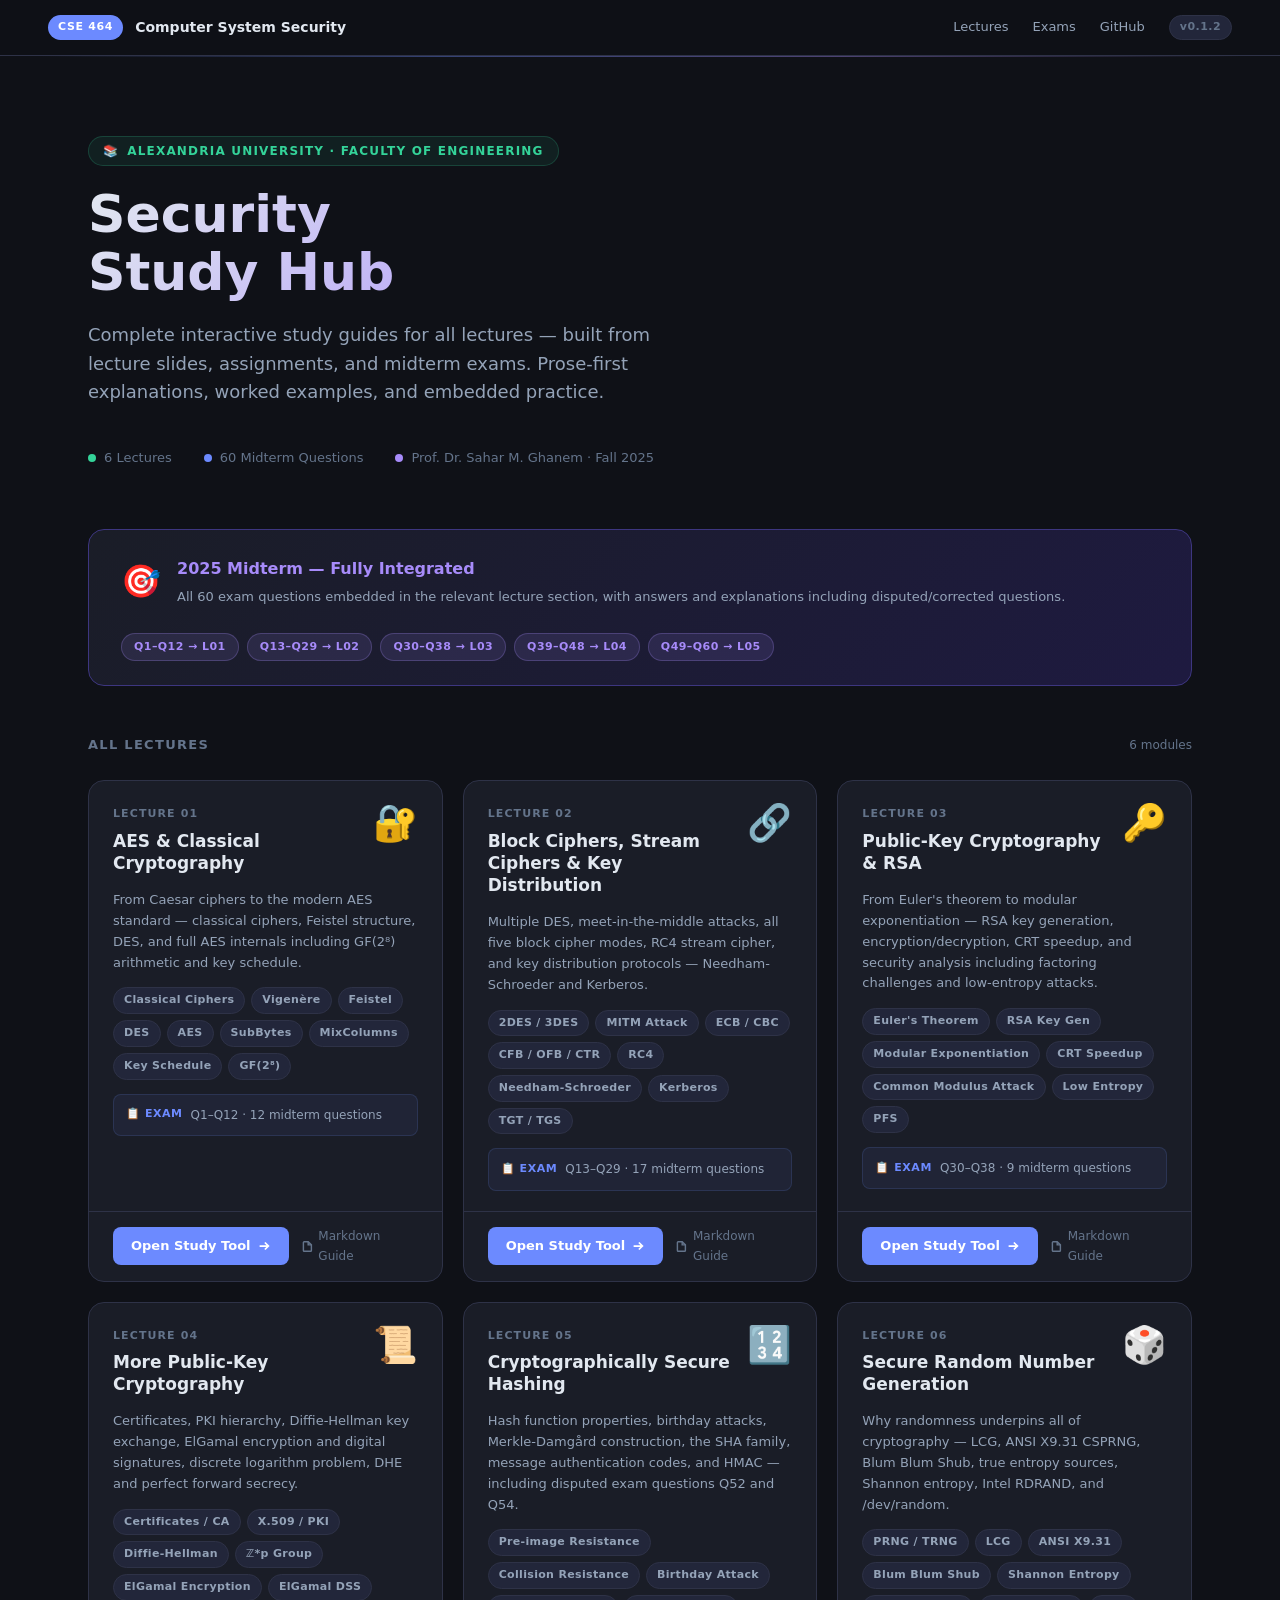
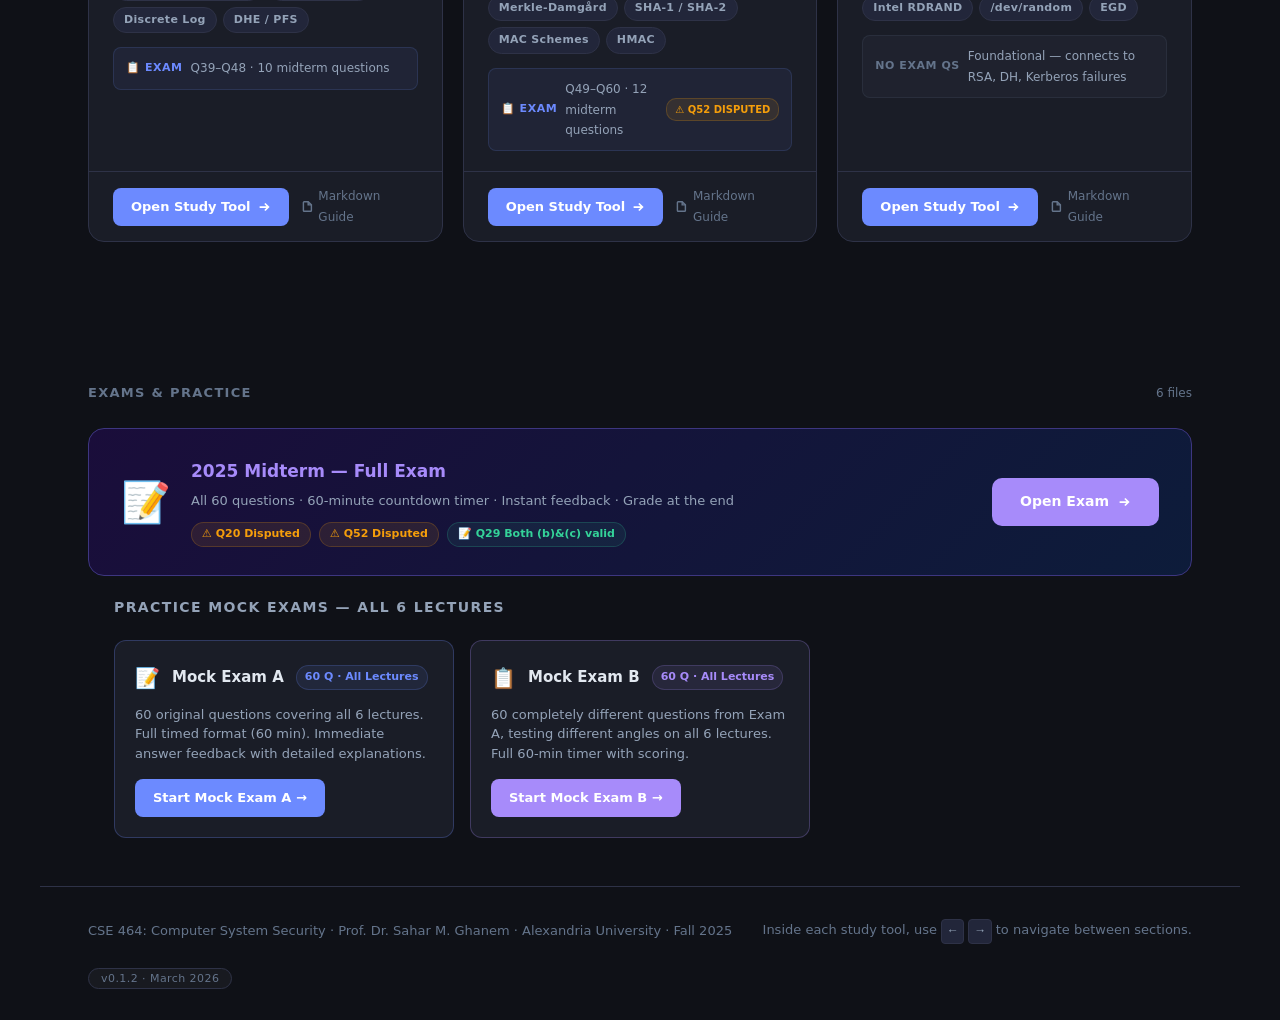
<file: index.html>
<!DOCTYPE html>
<html lang="en">
<head>
<meta charset="UTF-8">
<meta name="viewport" content="width=device-width, initial-scale=1.0">
<meta name="version" content="v0.1.2">
<title>CSE 464 — Computer System Security | Study Hub</title>
<style>
  :root {
    --bg: #0f1117;
    --surface: #1a1d27;
    --surface2: #22263a;
    --border: #2e3247;
    --accent: #6c8aff;
    --accent2: #a78bfa;
    --accent3: #34d399;
    --warning: #f59e0b;
    --danger: #f87171;
    --text: #e2e8f0;
    --text-muted: #94a3b8;
    --text-dim: #64748b;
  }

  * { box-sizing: border-box; margin: 0; padding: 0; }

  body {
    font-family: 'Segoe UI', system-ui, -apple-system, sans-serif;
    background: var(--bg);
    color: var(--text);
    line-height: 1.7;
    min-height: 100vh;
  }

  /* ── TOP NAV ── */
  nav {
    position: sticky;
    top: 0;
    z-index: 100;
    background: rgba(15,17,23,0.92);
    backdrop-filter: blur(12px);
    border-bottom: 1px solid var(--border);
    padding: 0 48px;
    display: flex;
    align-items: center;
    justify-content: space-between;
    height: 56px;
  }
  .nav-brand {
    display: flex;
    align-items: center;
    gap: 12px;
    text-decoration: none;
  }
  .nav-badge {
    background: var(--accent);
    color: #fff;
    font-size: 11px;
    font-weight: 800;
    padding: 3px 10px;
    border-radius: 20px;
    letter-spacing: 0.06em;
  }
  .nav-title {
    font-size: 14px;
    font-weight: 700;
    color: var(--text);
  }
  .nav-links {
    display: flex;
    align-items: center;
    gap: 24px;
  }
  .nav-links a {
    font-size: 13px;
    color: var(--text-muted);
    text-decoration: none;
    transition: color 0.15s;
  }
  .nav-links a:hover { color: var(--accent); }
  .version-badge {
    font-size: 11px;
    font-weight: 700;
    color: var(--text-dim);
    background: var(--surface2);
    border: 1px solid var(--border);
    padding: 2px 10px;
    border-radius: 20px;
    letter-spacing: 0.04em;
  }

  /* ── HERO ── */
  .hero {
    padding: 80px 48px 60px;
    max-width: 1200px;
    margin: 0 auto;
    position: relative;
  }
  .hero::before {
    content: '';
    position: absolute;
    top: 0; left: 0; right: 0;
    height: 1px;
    background: linear-gradient(90deg, transparent, var(--accent), var(--accent2), transparent);
    opacity: 0.4;
  }
  .hero-eyebrow {
    display: inline-flex;
    align-items: center;
    gap: 8px;
    font-size: 12px;
    font-weight: 700;
    color: var(--accent3);
    letter-spacing: 0.1em;
    text-transform: uppercase;
    margin-bottom: 20px;
    background: rgba(52,211,153,0.08);
    border: 1px solid rgba(52,211,153,0.2);
    padding: 4px 14px;
    border-radius: 20px;
  }
  .hero-title {
    font-size: 52px;
    font-weight: 900;
    line-height: 1.1;
    margin-bottom: 20px;
    background: linear-gradient(135deg, #e2e8f0 0%, #a78bfa 60%, #6c8aff 100%);
    -webkit-background-clip: text;
    -webkit-text-fill-color: transparent;
    background-clip: text;
  }
  .hero-subtitle {
    font-size: 18px;
    color: var(--text-muted);
    max-width: 580px;
    margin-bottom: 40px;
    line-height: 1.6;
  }
  .hero-meta {
    display: flex;
    gap: 32px;
    flex-wrap: wrap;
  }
  .meta-item {
    display: flex;
    align-items: center;
    gap: 8px;
    font-size: 13px;
    color: var(--text-dim);
  }
  .meta-item strong { color: var(--text-muted); }
  .meta-dot {
    width: 8px;
    height: 8px;
    border-radius: 50%;
    background: var(--accent3);
    flex-shrink: 0;
  }

  /* ── EXAM BANNER ── */
  .exam-banner {
    max-width: 1200px;
    margin: 0 auto 48px;
    padding: 0 48px;
  }
  .exam-banner-inner {
    background: linear-gradient(135deg, #1a1d27 0%, #1e1a40 100%);
    border: 1px solid #3d3680;
    border-radius: 16px;
    padding: 24px 32px;
    display: flex;
    align-items: center;
    justify-content: space-between;
    gap: 24px;
    flex-wrap: wrap;
  }
  .exam-banner-left {
    display: flex;
    align-items: center;
    gap: 16px;
  }
  .exam-icon {
    font-size: 32px;
  }
  .exam-banner-title {
    font-size: 16px;
    font-weight: 700;
    color: var(--accent2);
    margin-bottom: 4px;
  }
  .exam-banner-desc {
    font-size: 13px;
    color: var(--text-muted);
  }
  .exam-tags {
    display: flex;
    gap: 8px;
    flex-wrap: wrap;
  }
  .exam-tag {
    background: rgba(167,139,250,0.12);
    border: 1px solid rgba(167,139,250,0.25);
    color: var(--accent2);
    font-size: 11px;
    font-weight: 700;
    padding: 4px 12px;
    border-radius: 20px;
    letter-spacing: 0.04em;
  }

  /* ── GRID ── */
  .section-header {
    max-width: 1200px;
    margin: 0 auto 24px;
    padding: 0 48px;
    display: flex;
    align-items: center;
    justify-content: space-between;
  }
  .section-title {
    font-size: 13px;
    font-weight: 700;
    color: var(--text-dim);
    letter-spacing: 0.1em;
    text-transform: uppercase;
  }
  .section-count {
    font-size: 12px;
    color: var(--text-dim);
  }

  .lectures-grid {
    max-width: 1200px;
    margin: 0 auto;
    padding: 0 48px 80px;
    display: grid;
    grid-template-columns: repeat(auto-fill, minmax(340px, 1fr));
    gap: 20px;
  }

  /* ── LECTURE CARD ── */
  .lecture-card {
    background: var(--surface);
    border: 1px solid var(--border);
    border-radius: 16px;
    overflow: hidden;
    text-decoration: none;
    color: inherit;
    transition: all 0.2s ease;
    display: flex;
    flex-direction: column;
    position: relative;
  }
  .lecture-card:hover {
    border-color: var(--accent);
    transform: translateY(-3px);
    box-shadow: 0 12px 40px rgba(108,138,255,0.12);
  }
  .lecture-card::before {
    content: '';
    position: absolute;
    top: 0; left: 0; right: 0;
    height: 3px;
    opacity: 0;
    transition: opacity 0.2s;
  }
  .lecture-card:hover::before { opacity: 1; }

  .card-l1::before { background: linear-gradient(90deg, #6c8aff, #a78bfa); }
  .card-l2::before { background: linear-gradient(90deg, #34d399, #6c8aff); }
  .card-l3::before { background: linear-gradient(90deg, #a78bfa, #f87171); }
  .card-l4::before { background: linear-gradient(90deg, #f59e0b, #a78bfa); }
  .card-l5::before { background: linear-gradient(90deg, #34d399, #a78bfa); }
  .card-l6::before { background: linear-gradient(90deg, #6c8aff, #34d399); }

  .card-header {
    padding: 24px 24px 16px;
    display: flex;
    align-items: flex-start;
    justify-content: space-between;
    gap: 16px;
  }
  .card-icon {
    font-size: 36px;
    line-height: 1;
    flex-shrink: 0;
  }
  .lecture-num {
    font-size: 11px;
    font-weight: 700;
    color: var(--text-dim);
    letter-spacing: 0.1em;
    text-transform: uppercase;
    margin-bottom: 6px;
  }
  .card-title {
    font-size: 17px;
    font-weight: 800;
    color: var(--text);
    line-height: 1.3;
  }

  .card-body {
    padding: 0 24px 20px;
    flex: 1;
    display: flex;
    flex-direction: column;
    gap: 14px;
  }
  .card-desc {
    font-size: 13px;
    color: var(--text-muted);
    line-height: 1.6;
  }

  .topic-chips {
    display: flex;
    flex-wrap: wrap;
    gap: 6px;
  }
  .chip {
    background: var(--surface2);
    border: 1px solid var(--border);
    color: var(--text-muted);
    font-size: 11px;
    font-weight: 600;
    padding: 3px 10px;
    border-radius: 20px;
    letter-spacing: 0.03em;
  }

  .exam-coverage {
    display: flex;
    align-items: center;
    gap: 8px;
    padding: 10px 12px;
    background: rgba(108,138,255,0.07);
    border: 1px solid rgba(108,138,255,0.15);
    border-radius: 8px;
  }
  .exam-coverage-label {
    font-size: 11px;
    font-weight: 700;
    color: var(--accent);
    text-transform: uppercase;
    letter-spacing: 0.05em;
    white-space: nowrap;
  }
  .exam-coverage-qs {
    font-size: 12px;
    color: var(--text-muted);
  }
  .no-exam {
    background: rgba(100,116,139,0.07);
    border-color: rgba(100,116,139,0.15);
  }
  .no-exam .exam-coverage-label { color: var(--text-dim); }

  .card-footer {
    padding: 14px 24px;
    border-top: 1px solid var(--border);
    display: flex;
    align-items: center;
    justify-content: space-between;
    gap: 12px;
  }
  .open-btn {
    display: inline-flex;
    align-items: center;
    gap: 6px;
    background: var(--accent);
    color: #fff;
    font-size: 13px;
    font-weight: 700;
    padding: 8px 18px;
    border-radius: 8px;
    text-decoration: none;
    transition: background 0.15s, transform 0.1s;
    flex-shrink: 0;
  }
  .open-btn:hover { background: #7c9aff; }
  .open-btn svg { width: 14px; height: 14px; }

  .md-link {
    display: inline-flex;
    align-items: center;
    gap: 5px;
    font-size: 12px;
    color: var(--text-dim);
    text-decoration: none;
    transition: color 0.15s;
  }
  .md-link:hover { color: var(--accent2); }

  /* ── FOOTER ── */
  footer {
    border-top: 1px solid var(--border);
    padding: 32px 48px;
    max-width: 1200px;
    margin: 0 auto;
    display: flex;
    align-items: center;
    justify-content: space-between;
    flex-wrap: wrap;
    gap: 16px;
  }
  footer p {
    font-size: 13px;
    color: var(--text-dim);
  }
  .kbd {
    display: inline-block;
    background: var(--surface2);
    border: 1px solid var(--border);
    border-radius: 4px;
    padding: 1px 7px;
    font-size: 12px;
    color: var(--text-muted);
    font-family: monospace;
  }

  /* ── SCROLL PROGRESS ── */
  #scroll-bar {
    position: fixed;
    top: 0;
    left: 0;
    height: 3px;
    background: linear-gradient(90deg, var(--accent), var(--accent2));
    width: 0%;
    z-index: 999;
    transition: width 0.1s;
  }

  /* ── RESPONSIVE ── */
  @media (max-width: 768px) {
    nav { padding: 0 20px; }
    .hero { padding: 50px 20px 40px; }
    .hero-title { font-size: 34px; }
    .exam-banner { padding: 0 20px; }
    .section-header { padding: 0 20px; }
    .lectures-grid { padding: 0 20px 60px; grid-template-columns: 1fr; }
    footer { padding: 24px 20px; }
    .nav-links { display: none; }
  }
</style>
</head>
<body>

<div id="scroll-bar"></div>

<!-- NAV -->
<nav>
  <a href="#" class="nav-brand">
    <span class="nav-badge">CSE 464</span>
    <span class="nav-title">Computer System Security</span>
  </a>
  <div class="nav-links">
    <a href="#lectures">Lectures</a>
    <a href="#exams">Exams</a>
    <a href="https://github.com" target="_blank" rel="noopener">GitHub</a>
    <span class="version-badge">v0.1.2</span>
  </div>
</nav>

<!-- HERO -->
<div class="hero">
  <div class="hero-eyebrow">
    <span>📚</span> Alexandria University · Faculty of Engineering
  </div>
  <h1 class="hero-title">Security<br>Study Hub</h1>
  <p class="hero-subtitle">
    Complete interactive study guides for all lectures — built from lecture slides, assignments, and midterm exams. Prose-first explanations, worked examples, and embedded practice.
  </p>
  <div class="hero-meta">
    <div class="meta-item">
      <div class="meta-dot"></div>
      <span>6 Lectures</span>
    </div>
    <div class="meta-item">
      <div class="meta-dot" style="background:var(--accent);"></div>
      <span>60 Midterm Questions</span>
    </div>
    <div class="meta-item">
      <div class="meta-dot" style="background:var(--accent2);"></div>
      <span>Prof. Dr. Sahar M. Ghanem · Fall 2025</span>
    </div>
  </div>
</div>

<!-- EXAM BANNER -->
<div class="exam-banner">
  <div class="exam-banner-inner">
    <div class="exam-banner-left">
      <div class="exam-icon">🎯</div>
      <div>
        <div class="exam-banner-title">2025 Midterm — Fully Integrated</div>
        <div class="exam-banner-desc">All 60 exam questions embedded in the relevant lecture section, with answers and explanations including disputed/corrected questions.</div>
      </div>
    </div>
    <div class="exam-tags">
      <span class="exam-tag">Q1–Q12 → L01</span>
      <span class="exam-tag">Q13–Q29 → L02</span>
      <span class="exam-tag">Q30–Q38 → L03</span>
      <span class="exam-tag">Q39–Q48 → L04</span>
      <span class="exam-tag">Q49–Q60 → L05</span>
    </div>
  </div>
</div>

<!-- SECTION LABEL -->
<div class="section-header" id="lectures">
  <span class="section-title">All Lectures</span>
  <span class="section-count">6 modules</span>
</div>

<!-- LECTURES GRID -->
<div class="lectures-grid">

  <!-- L01 -->
  <div class="lecture-card card-l1">
    <div class="card-header">
      <div>
        <div class="lecture-num">Lecture 01</div>
        <div class="card-title">AES &amp; Classical Cryptography</div>
      </div>
      <div class="card-icon">🔐</div>
    </div>
    <div class="card-body">
      <p class="card-desc">From Caesar ciphers to the modern AES standard — classical ciphers, Feistel structure, DES, and full AES internals including GF(2⁸) arithmetic and key schedule.</p>
      <div class="topic-chips">
        <span class="chip">Classical Ciphers</span>
        <span class="chip">Vigenère</span>
        <span class="chip">Feistel</span>
        <span class="chip">DES</span>
        <span class="chip">AES</span>
        <span class="chip">SubBytes</span>
        <span class="chip">MixColumns</span>
        <span class="chip">Key Schedule</span>
        <span class="chip">GF(2⁸)</span>
      </div>
      <div class="exam-coverage">
        <span class="exam-coverage-label">📋 Exam</span>
        <span class="exam-coverage-qs">Q1–Q12 · 12 midterm questions</span>
      </div>
    </div>
    <div class="card-footer">
      <a href="lectures/lecture01-study.html" class="open-btn">
        Open Study Tool
        <svg viewBox="0 0 16 16" fill="none" stroke="currentColor" stroke-width="2"><path d="M3 8h10M9 4l4 4-4 4"/></svg>
      </a>
      <a href="lectures/lecture01-study-guide.md" class="md-link">
        <svg width="13" height="13" viewBox="0 0 16 16" fill="none" stroke="currentColor" stroke-width="1.8"><path d="M9 2H4a1 1 0 00-1 1v10a1 1 0 001 1h8a1 1 0 001-1V6L9 2z"/><path d="M9 2v4h4"/></svg>
        Markdown Guide
      </a>
    </div>
  </div>

  <!-- L02 -->
  <div class="lecture-card card-l2">
    <div class="card-header">
      <div>
        <div class="lecture-num">Lecture 02</div>
        <div class="card-title">Block Ciphers, Stream Ciphers &amp; Key Distribution</div>
      </div>
      <div class="card-icon">🔗</div>
    </div>
    <div class="card-body">
      <p class="card-desc">Multiple DES, meet-in-the-middle attacks, all five block cipher modes, RC4 stream cipher, and key distribution protocols — Needham-Schroeder and Kerberos.</p>
      <div class="topic-chips">
        <span class="chip">2DES / 3DES</span>
        <span class="chip">MITM Attack</span>
        <span class="chip">ECB / CBC</span>
        <span class="chip">CFB / OFB / CTR</span>
        <span class="chip">RC4</span>
        <span class="chip">Needham-Schroeder</span>
        <span class="chip">Kerberos</span>
        <span class="chip">TGT / TGS</span>
      </div>
      <div class="exam-coverage">
        <span class="exam-coverage-label">📋 Exam</span>
        <span class="exam-coverage-qs">Q13–Q29 · 17 midterm questions</span>
      </div>
    </div>
    <div class="card-footer">
      <a href="lectures/lecture02-study.html" class="open-btn">
        Open Study Tool
        <svg viewBox="0 0 16 16" fill="none" stroke="currentColor" stroke-width="2"><path d="M3 8h10M9 4l4 4-4 4"/></svg>
      </a>
      <a href="lectures/lecture02-study-guide.md" class="md-link">
        <svg width="13" height="13" viewBox="0 0 16 16" fill="none" stroke="currentColor" stroke-width="1.8"><path d="M9 2H4a1 1 0 00-1 1v10a1 1 0 001 1h8a1 1 0 001-1V6L9 2z"/><path d="M9 2v4h4"/></svg>
        Markdown Guide
      </a>
    </div>
  </div>

  <!-- L03 -->
  <div class="lecture-card card-l3">
    <div class="card-header">
      <div>
        <div class="lecture-num">Lecture 03</div>
        <div class="card-title">Public-Key Cryptography &amp; RSA</div>
      </div>
      <div class="card-icon">🔑</div>
    </div>
    <div class="card-body">
      <p class="card-desc">From Euler's theorem to modular exponentiation — RSA key generation, encryption/decryption, CRT speedup, and security analysis including factoring challenges and low-entropy attacks.</p>
      <div class="topic-chips">
        <span class="chip">Euler's Theorem</span>
        <span class="chip">RSA Key Gen</span>
        <span class="chip">Modular Exponentiation</span>
        <span class="chip">CRT Speedup</span>
        <span class="chip">Common Modulus Attack</span>
        <span class="chip">Low Entropy</span>
        <span class="chip">PFS</span>
      </div>
      <div class="exam-coverage">
        <span class="exam-coverage-label">📋 Exam</span>
        <span class="exam-coverage-qs">Q30–Q38 · 9 midterm questions</span>
      </div>
    </div>
    <div class="card-footer">
      <a href="lectures/lecture03-study.html" class="open-btn">
        Open Study Tool
        <svg viewBox="0 0 16 16" fill="none" stroke="currentColor" stroke-width="2"><path d="M3 8h10M9 4l4 4-4 4"/></svg>
      </a>
      <a href="lectures/lecture03-study-guide.md" class="md-link">
        <svg width="13" height="13" viewBox="0 0 16 16" fill="none" stroke="currentColor" stroke-width="1.8"><path d="M9 2H4a1 1 0 00-1 1v10a1 1 0 001 1h8a1 1 0 001-1V6L9 2z"/><path d="M9 2v4h4"/></svg>
        Markdown Guide
      </a>
    </div>
  </div>

  <!-- L04 -->
  <div class="lecture-card card-l4">
    <div class="card-header">
      <div>
        <div class="lecture-num">Lecture 04</div>
        <div class="card-title">More Public-Key Cryptography</div>
      </div>
      <div class="card-icon">📜</div>
    </div>
    <div class="card-body">
      <p class="card-desc">Certificates, PKI hierarchy, Diffie-Hellman key exchange, ElGamal encryption and digital signatures, discrete logarithm problem, DHE and perfect forward secrecy.</p>
      <div class="topic-chips">
        <span class="chip">Certificates / CA</span>
        <span class="chip">X.509 / PKI</span>
        <span class="chip">Diffie-Hellman</span>
        <span class="chip">ℤ*p Group</span>
        <span class="chip">ElGamal Encryption</span>
        <span class="chip">ElGamal DSS</span>
        <span class="chip">Discrete Log</span>
        <span class="chip">DHE / PFS</span>
      </div>
      <div class="exam-coverage">
        <span class="exam-coverage-label">📋 Exam</span>
        <span class="exam-coverage-qs">Q39–Q48 · 10 midterm questions</span>
      </div>
    </div>
    <div class="card-footer">
      <a href="lectures/lecture04-study.html" class="open-btn">
        Open Study Tool
        <svg viewBox="0 0 16 16" fill="none" stroke="currentColor" stroke-width="2"><path d="M3 8h10M9 4l4 4-4 4"/></svg>
      </a>
      <a href="lectures/lecture04-study-guide.md" class="md-link">
        <svg width="13" height="13" viewBox="0 0 16 16" fill="none" stroke="currentColor" stroke-width="1.8"><path d="M9 2H4a1 1 0 00-1 1v10a1 1 0 001 1h8a1 1 0 001-1V6L9 2z"/><path d="M9 2v4h4"/></svg>
        Markdown Guide
      </a>
    </div>
  </div>

  <!-- L05 -->
  <div class="lecture-card card-l5">
    <div class="card-header">
      <div>
        <div class="lecture-num">Lecture 05</div>
        <div class="card-title">Cryptographically Secure Hashing</div>
      </div>
      <div class="card-icon">🔢</div>
    </div>
    <div class="card-body">
      <p class="card-desc">Hash function properties, birthday attacks, Merkle-Damgård construction, the SHA family, message authentication codes, and HMAC — including disputed exam questions Q52 and Q54.</p>
      <div class="topic-chips">
        <span class="chip">Pre-image Resistance</span>
        <span class="chip">Collision Resistance</span>
        <span class="chip">Birthday Attack</span>
        <span class="chip">Merkle-Damgård</span>
        <span class="chip">SHA-1 / SHA-2</span>
        <span class="chip">MAC Schemes</span>
        <span class="chip">HMAC</span>
      </div>
      <div class="exam-coverage">
        <div style="display:flex;align-items:center;justify-content:space-between;width:100%;gap:8px;">
          <div style="display:flex;align-items:center;gap:8px;">
            <span class="exam-coverage-label">📋 Exam</span>
            <span class="exam-coverage-qs">Q49–Q60 · 12 midterm questions</span>
          </div>
          <span style="font-size:10px;font-weight:700;color:var(--warning);background:rgba(245,158,11,0.1);border:1px solid rgba(245,158,11,0.2);padding:2px 8px;border-radius:10px;white-space:nowrap;">⚠️ Q52 DISPUTED</span>
        </div>
      </div>
    </div>
    <div class="card-footer">
      <a href="lectures/lecture05-study.html" class="open-btn">
        Open Study Tool
        <svg viewBox="0 0 16 16" fill="none" stroke="currentColor" stroke-width="2"><path d="M3 8h10M9 4l4 4-4 4"/></svg>
      </a>
      <a href="lectures/lecture05-study-guide.md" class="md-link">
        <svg width="13" height="13" viewBox="0 0 16 16" fill="none" stroke="currentColor" stroke-width="1.8"><path d="M9 2H4a1 1 0 00-1 1v10a1 1 0 001 1h8a1 1 0 001-1V6L9 2z"/><path d="M9 2v4h4"/></svg>
        Markdown Guide
      </a>
    </div>
  </div>

  <!-- L06 -->
  <div class="lecture-card card-l6">
    <div class="card-header">
      <div>
        <div class="lecture-num">Lecture 06</div>
        <div class="card-title">Secure Random Number Generation</div>
      </div>
      <div class="card-icon">🎲</div>
    </div>
    <div class="card-body">
      <p class="card-desc">Why randomness underpins all of cryptography — LCG, ANSI X9.31 CSPRNG, Blum Blum Shub, true entropy sources, Shannon entropy, Intel RDRAND, and /dev/random.</p>
      <div class="topic-chips">
        <span class="chip">PRNG / TRNG</span>
        <span class="chip">LCG</span>
        <span class="chip">ANSI X9.31</span>
        <span class="chip">Blum Blum Shub</span>
        <span class="chip">Shannon Entropy</span>
        <span class="chip">Intel RDRAND</span>
        <span class="chip">/dev/random</span>
        <span class="chip">EGD</span>
      </div>
      <div class="exam-coverage no-exam">
        <span class="exam-coverage-label">No Exam Qs</span>
        <span class="exam-coverage-qs">Foundational — connects to RSA, DH, Kerberos failures</span>
      </div>
    </div>
    <div class="card-footer">
      <a href="lectures/lecture06-study.html" class="open-btn">
        Open Study Tool
        <svg viewBox="0 0 16 16" fill="none" stroke="currentColor" stroke-width="2"><path d="M3 8h10M9 4l4 4-4 4"/></svg>
      </a>
      <a href="lectures/lecture06-study-guide.md" class="md-link">
        <svg width="13" height="13" viewBox="0 0 16 16" fill="none" stroke="currentColor" stroke-width="1.8"><path d="M9 2H4a1 1 0 00-1 1v10a1 1 0 001 1h8a1 1 0 001-1V6L9 2z"/><path d="M9 2v4h4"/></svg>
        Markdown Guide
      </a>
    </div>
  </div>

</div>

<!-- EXAMS SECTION HEADER -->
<div class="section-header" id="exams" style="margin-top:60px;">
  <span class="section-title">Exams &amp; Practice</span>
  <span class="section-count">6 files</span>
</div>

<!-- EXAM BANNER: FULL MIDTERM -->
<div style="max-width:1200px;margin:0 auto 20px;padding:0 48px;">
  <div style="background:linear-gradient(135deg,#1a0d3a 0%,#0d1c3a 100%);border:1px solid #3d3680;border-radius:16px;padding:28px 32px;display:flex;align-items:center;justify-content:space-between;gap:24px;flex-wrap:wrap;">
    <div style="display:flex;align-items:center;gap:20px;">
      <div style="font-size:40px;">📝</div>
      <div>
        <div style="font-size:17px;font-weight:800;color:var(--accent2);margin-bottom:4px;">2025 Midterm — Full Exam</div>
        <div style="font-size:13px;color:var(--text-muted);">All 60 questions · 60-minute countdown timer · Instant feedback · Grade at the end</div>
        <div style="display:flex;gap:8px;flex-wrap:wrap;margin-top:10px;">
          <span style="font-size:11px;font-weight:700;color:var(--warning);background:rgba(245,158,11,.1);border:1px solid rgba(245,158,11,.2);padding:2px 10px;border-radius:20px;">⚠️ Q20 Disputed</span>
          <span style="font-size:11px;font-weight:700;color:var(--warning);background:rgba(245,158,11,.1);border:1px solid rgba(245,158,11,.2);padding:2px 10px;border-radius:20px;">⚠️ Q52 Disputed</span>
          <span style="font-size:11px;font-weight:700;color:var(--accent3);background:rgba(52,211,153,.08);border:1px solid rgba(52,211,153,.2);padding:2px 10px;border-radius:20px;">📝 Q29 Both (b)&amp;(c) valid</span>
        </div>
      </div>
    </div>
    <a href="exams/exam-2025-midterm.html" style="display:inline-flex;align-items:center;gap:8px;background:var(--accent2);color:#fff;font-size:14px;font-weight:700;padding:12px 28px;border-radius:10px;text-decoration:none;flex-shrink:0;transition:background .15s;" onmouseover="this.style.background='#b49dfb'" onmouseout="this.style.background='var(--accent2)'">
      Open Exam
      <svg width="14" height="14" viewBox="0 0 16 16" fill="none" stroke="currentColor" stroke-width="2"><path d="M3 8h10M9 4l4 4-4 4"/></svg>
    </a>
  </div>
</div>


<!-- Mock Exams subsection -->
<div style="max-width:1100px;margin:0 auto;padding:0 24px 48px;">
  <h3 style="font-size:14px;color:var(--text-muted);text-transform:uppercase;letter-spacing:.1em;margin:0 0 20px;">Practice Mock Exams — All 6 Lectures</h3>
  <div style="display:grid;grid-template-columns:repeat(auto-fill,minmax(280px,1fr));gap:16px;">
    <div style="background:var(--surface);border:1px solid #6c8aff44;border-radius:12px;padding:20px;">
      <div style="display:flex;align-items:center;gap:12px;margin-bottom:10px;">
        <span style="font-size:20px;">📝</span>
        <span style="font-weight:700;font-size:15px;color:var(--text);">Mock Exam A</span>
        <span style="background:#6c8aff18;color:#6c8aff;border:1px solid #6c8aff33;padding:2px 8px;border-radius:20px;font-size:11px;font-weight:600;">60 Q · All Lectures</span>
      </div>
      <p style="font-size:13px;color:var(--text-muted);margin:0 0 16px;line-height:1.5;">60 original questions covering all 6 lectures. Full timed format (60 min). Immediate answer feedback with detailed explanations.</p>
      <a href="exams/mock-exam-a.html" style="display:inline-flex;align-items:center;gap:6px;background:var(--accent);color:#fff;padding:8px 18px;border-radius:8px;font-size:13px;font-weight:600;text-decoration:none;">Start Mock Exam A →</a>
    </div>
    <div style="background:var(--surface);border:1px solid #a78bfa44;border-radius:12px;padding:20px;">
      <div style="display:flex;align-items:center;gap:12px;margin-bottom:10px;">
        <span style="font-size:20px;">📋</span>
        <span style="font-weight:700;font-size:15px;color:var(--text);">Mock Exam B</span>
        <span style="background:#a78bfa18;color:#a78bfa;border:1px solid #a78bfa33;padding:2px 8px;border-radius:20px;font-size:11px;font-weight:600;">60 Q · All Lectures</span>
      </div>
      <p style="font-size:13px;color:var(--text-muted);margin:0 0 16px;line-height:1.5;">60 completely different questions from Exam A, testing different angles on all 6 lectures. Full 60-min timer with scoring.</p>
      <a href="exams/mock-exam-b.html" style="display:inline-flex;align-items:center;gap:6px;background:#a78bfa;color:#fff;padding:8px 18px;border-radius:8px;font-size:13px;font-weight:600;text-decoration:none;">Start Mock Exam B →</a>
    </div>
  </div>
</div>

<!-- FOOTER -->
<footer>
  <p>CSE 464: Computer System Security · Prof. Dr. Sahar M. Ghanem · Alexandria University · Fall 2025</p>
  <p>Inside each study tool, use <span class="kbd">←</span> <span class="kbd">→</span> to navigate between sections.</p>
  <p style="margin-top:10px;font-size:11px;letter-spacing:0.04em;">
    <span style="background:rgba(255,255,255,.04);border:1px solid var(--border);padding:3px 12px;border-radius:20px;">v0.1.2 · March 2026</span>
  </p>
</footer>

<script>
  // Scroll progress bar
  window.addEventListener('scroll', () => {
    const scrollTop = window.scrollY;
    const docHeight = document.documentElement.scrollHeight - window.innerHeight;
    const pct = docHeight > 0 ? (scrollTop / docHeight) * 100 : 0;
    document.getElementById('scroll-bar').style.width = pct + '%';
  });
</script>

</body>
</html>
</file>
